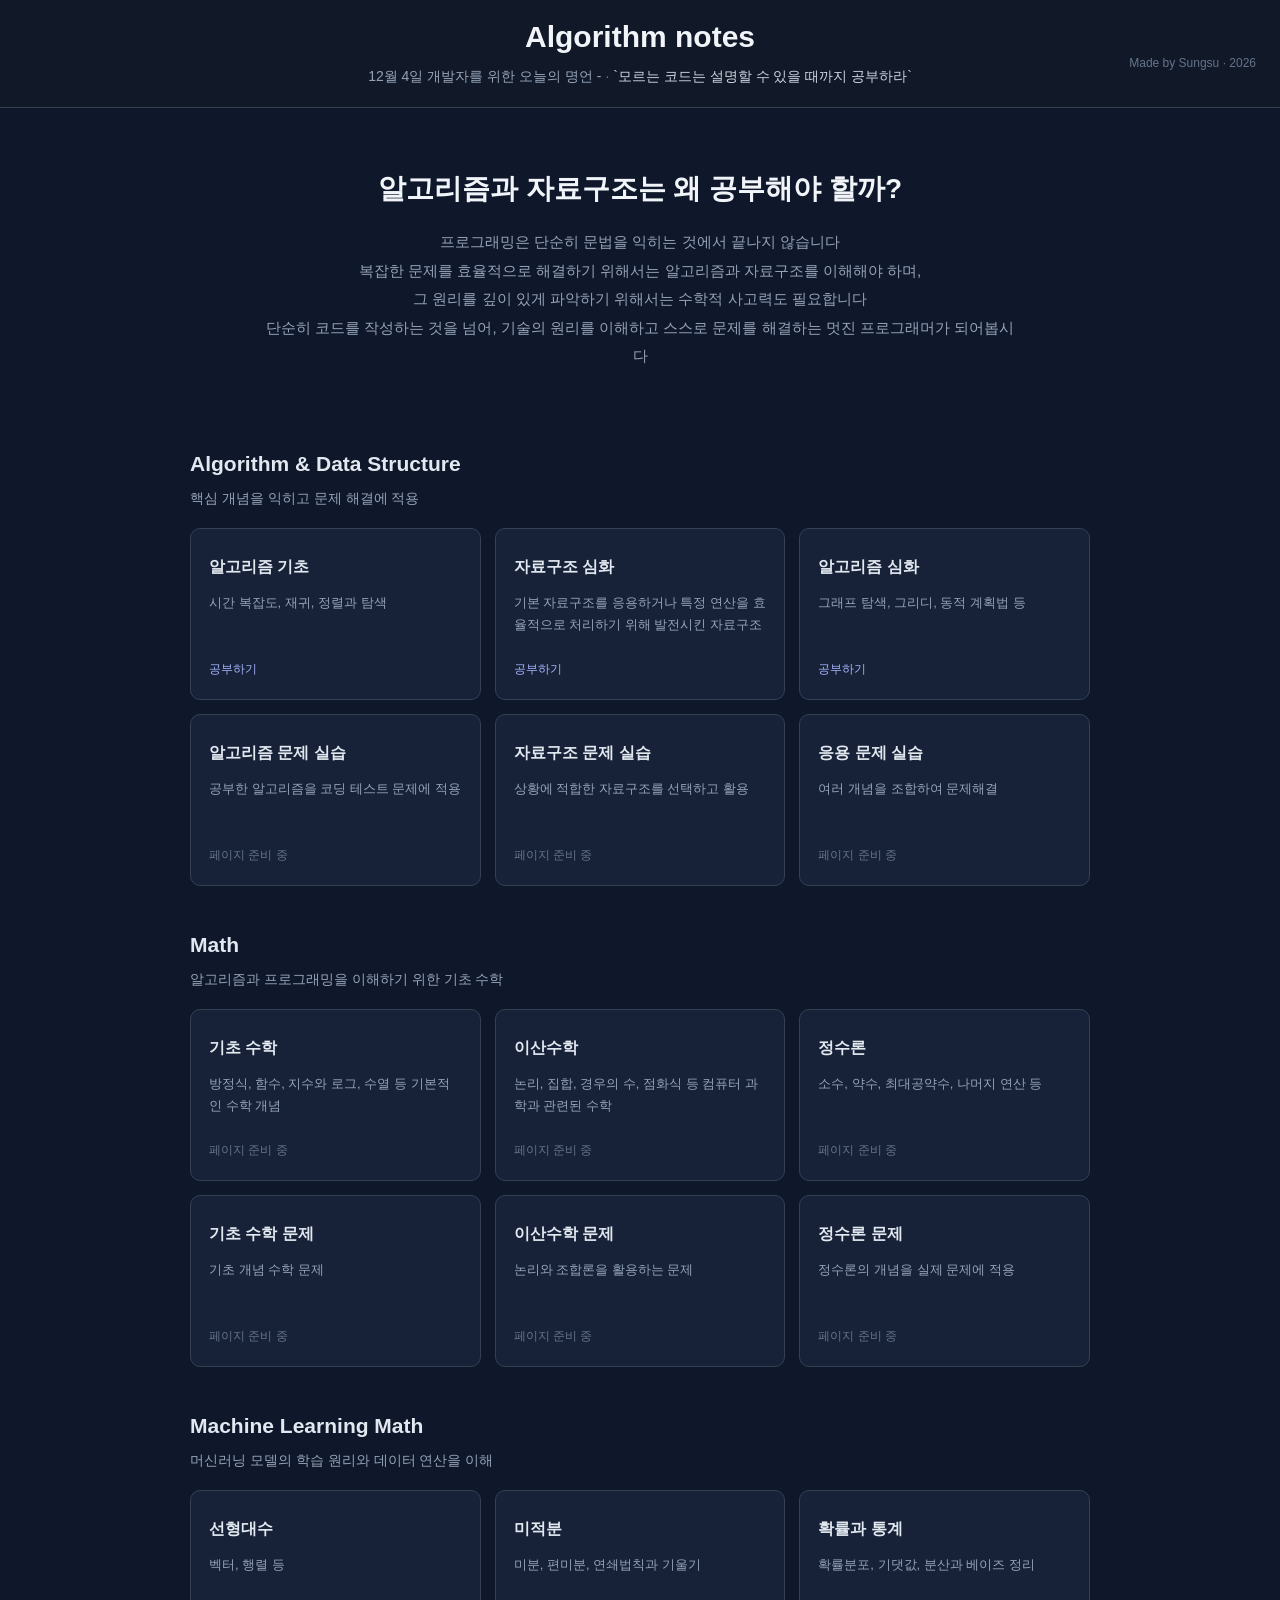
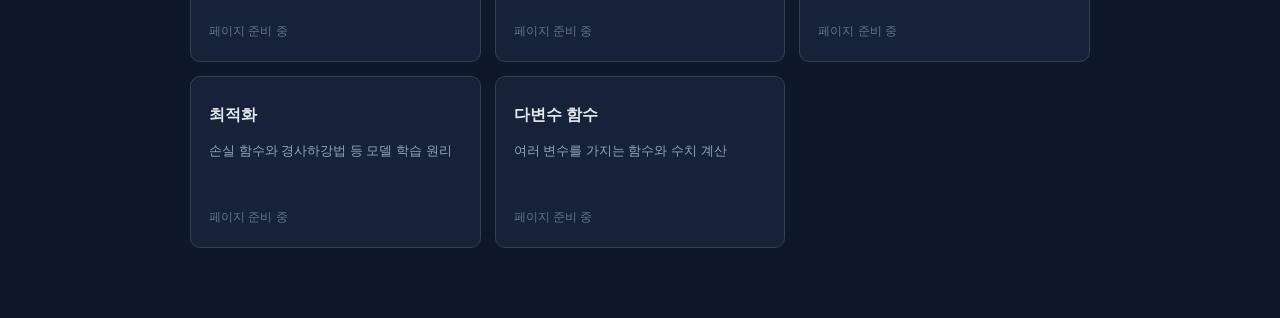
<file: index.html>
<!DOCTYPE html>
<html lang="ko">
<head>
    <meta charset="UTF-8">
    <meta name="viewport" content="width=device-width, initial-scale=1.0">
    <title>Algorithm notes</title>
    <link href="stylesheet/common.css" rel="stylesheet">
    <link href="stylesheet/home.css" rel="stylesheet">
    <link href="stylesheet/responsive.css" rel="stylesheet">
</head>

<body class="home-page">

    <header class="header">
        <div>
            <h1><a href="index.html">Algorithm notes</a></h1>
            <p id="today-title"></p>
            <p id="quote"></p>
        </div>

        <span class="site-credit">Made by Sungsu · 2026</span>
    </header>

    <main class="main-content">

        <section class="home-intro">
            <h2 class="main-title">
                알고리즘과 자료구조는 왜 공부해야 할까?
            </h2>

            <p class="main-description">
                프로그래밍은 단순히 문법을 익히는 것에서 끝나지 않습니다<br>
                복잡한 문제를 효율적으로 해결하기 위해서는 알고리즘과 자료구조를 이해해야 하며,<br>
                그 원리를 깊이 있게 파악하기 위해서는 수학적 사고력도 필요합니다
                <br>
                단순히 코드를 작성하는 것을 넘어, 기술의 원리를 이해하고 스스로 문제를 해결하는 멋진 프로그래머가 되어봅시다
            </p>
        </section>

        <!-- 알고리즘 & 자료구조 -->
        <section class="home-section">
            <div class="section-heading">
                <h2>Algorithm & Data Structure</h2>
                <p>핵심 개념을 익히고 문제 해결에 적용</p>
            </div>

            <div class="button-container">

                <a href="algorithm_basic/main.html" class="button">
                    <strong>알고리즘 기초</strong>
                    <span class="card-description">
                        시간 복잡도, 재귀, 정렬과 탐색
                    </span>
                    <span class="card-action">공부하기</span>
                </a>

                <a href="data_structure/main.html" class="button">
                    <strong>자료구조 심화</strong>
                    <span class="card-description">
                        기본 자료구조를 응용하거나 특정 연산을 효율적으로 처리하기 위해 발전시킨 자료구조
                    </span>
                    <span class="card-action">공부하기</span>
                </a>

                <a href="advanced_algorithm/main.html" class="button">
                    <strong>알고리즘 심화</strong>
                    <span class="card-description">
                        그래프 탐색, 그리디, 동적 계획법 등
                    </span>
                    <span class="card-action">공부하기</span>
                </a>

                <article class="button card-disabled">
                    <strong>알고리즘 문제 실습</strong>
                    <span class="card-description">
                        공부한 알고리즘을 코딩 테스트 문제에 적용
                    </span>
                    <span class="card-status">페이지 준비 중</span>
                </article>

                <article class="button card-disabled">
                    <strong>자료구조 문제 실습</strong>
                    <span class="card-description">
                        상황에 적합한 자료구조를 선택하고 활용
                    </span>
                    <span class="card-status">페이지 준비 중</span>
                </article>

                <article class="button card-disabled">
                    <strong>응용 문제 실습</strong>
                    <span class="card-description">
                        여러 개념을 조합하여 문제해결
                    </span>
                    <span class="card-status">페이지 준비 중</span>
                </article>

            </div>
        </section>

        <!-- 기초 수학 -->
        <section class="home-section">
            <div class="section-heading">
                <h2>Math</h2>
                <p>알고리즘과 프로그래밍을 이해하기 위한 기초 수학</p>
            </div>

            <div class="button-container">

                <article class="button card-disabled">
                    <strong>기초 수학</strong>
                    <span class="card-description">
                        방정식, 함수, 지수와 로그, 수열 등
                        기본적인 수학 개념
                    </span>
                    <span class="card-status">페이지 준비 중</span>
                </article>

                <article class="button card-disabled">
                    <strong>이산수학</strong>
                    <span class="card-description">
                        논리, 집합, 경우의 수, 점화식 등
                        컴퓨터 과학과 관련된 수학
                    </span>
                    <span class="card-status">페이지 준비 중</span>
                </article>

                <article class="button card-disabled">
                    <strong>정수론</strong>
                    <span class="card-description">
                        소수, 약수, 최대공약수, 나머지 연산 등
                    </span>
                    <span class="card-status">페이지 준비 중</span>
                </article>

                <article class="button card-disabled">
                    <strong>기초 수학 문제</strong>
                    <span class="card-description">
                        기초 개념 수학 문제
                    </span>
                    <span class="card-status">페이지 준비 중</span>
                </article>

                <article class="button card-disabled">
                    <strong>이산수학 문제</strong>
                    <span class="card-description">
                        논리와 조합론을 활용하는 문제
                    </span>
                    <span class="card-status">페이지 준비 중</span>
                </article>

                <article class="button card-disabled">
                    <strong>정수론 문제</strong>
                    <span class="card-description">
                        정수론의 개념을 실제 문제에 적용
                    </span>
                    <span class="card-status">페이지 준비 중</span>
                </article>

            </div>
        </section>

        <!-- 머신러닝 수학 -->
        <section class="home-section">
            <div class="section-heading">
                <h2>Machine Learning Math</h2>
                <p>머신러닝 모델의 학습 원리와 데이터 연산을 이해</p>
            </div>

            <div class="button-container">

                <article class="button card-disabled">
                    <strong>선형대수</strong>
                    <span class="card-description">
                        벡터, 행렬 등
                    </span>
                    <span class="card-status">페이지 준비 중</span>
                </article>

                <article class="button card-disabled">
                    <strong>미적분</strong>
                    <span class="card-description">
                        미분, 편미분, 연쇄법칙과 기울기
                    </span>
                    <span class="card-status">페이지 준비 중</span>
                </article>

                <article class="button card-disabled">
                    <strong>확률과 통계</strong>
                    <span class="card-description">
                        확률분포, 기댓값, 분산과 베이즈 정리
                    </span>
                    <span class="card-status">페이지 준비 중</span>
                </article>

                <article class="button card-disabled">
                    <strong>최적화</strong>
                    <span class="card-description">
                        손실 함수와 경사하강법 등 모델 학습 원리
                    </span>
                    <span class="card-status">페이지 준비 중</span>
                </article>

                <article class="button card-disabled">
                    <strong>다변수 함수</strong>
                    <span class="card-description">
                        여러 변수를 가지는 함수와 수치 계산
                    </span>
                    <span class="card-status">페이지 준비 중</span>
                </article>

            </div>
        </section>

    </main>

    <script src="script.js"></script>

</body>
</html>
</file>
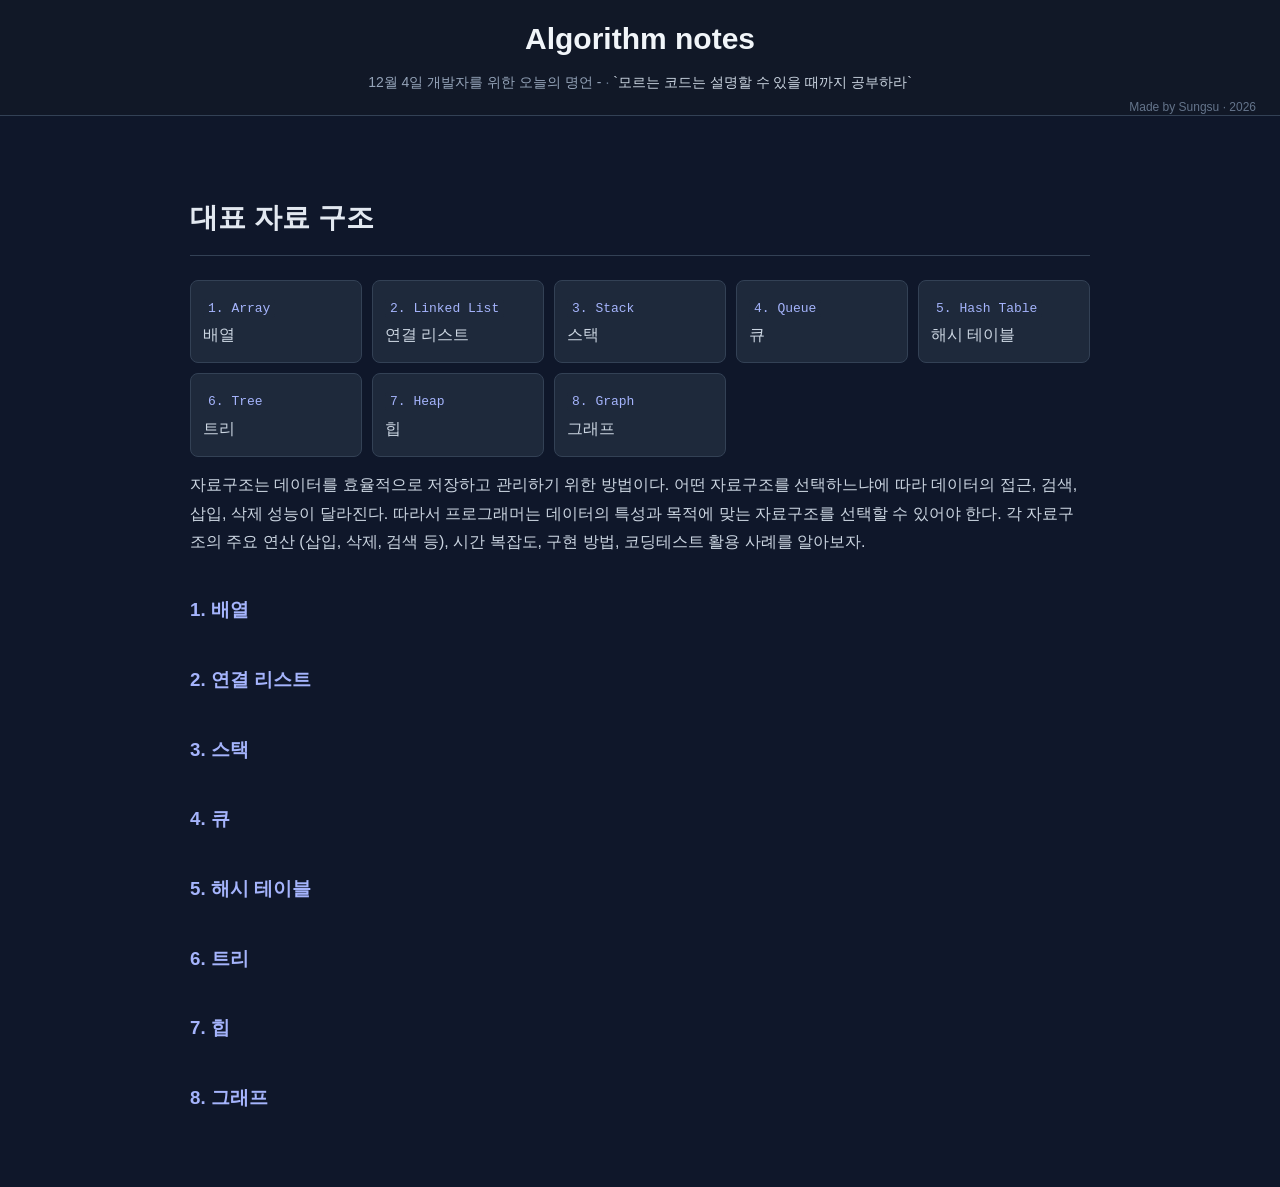
<file: algorithm_basic/data_structure_basic.html>
<!DOCTYPE html>
<html lang="ko">
<head>
    <meta charset="UTF-8">
    <meta name="viewport" content="width=device-width, initial-scale=1.0">
    <title>Data structure basic</title>
    <link href="../stylesheet/common.css" rel="stylesheet">
    <link href="../stylesheet/responsive.css" rel="stylesheet">
    <link href="../stylesheet/alorithm.css" rel="stylesheet">
</head>
<body>
    <header class="header">
        <div>
            <h1><a href="../index.html">Algorithm notes</a></h1>
            <p id="today-title"></p>
            <p id="quote"></p>
        </div>
        <script src="../script.js"></script>

        <span class="site-credit">Made by Sungsu · 2026</span>
    </header>

    <section class="note-content">
        <h2>대표 자료 구조</h2>

        <div class="complexity-list">
            <p><code>1. Array</code><br>배열</p>
            <p><code>2. Linked List</code><br>연결 리스트</p>
            <p><code>3. Stack</code><br>스택</p>
            <p><code>4. Queue</code><br>큐</p>
            <p><code>5. Hash Table</code><br>해시 테이블</p>
            <p><code>6. Tree</code><br>트리</p>
            <p><code>7. Heap</code><br>힙</p>
            <p><code>8. Graph</code><br>그래프</p>
        </div>
        <p>
            자료구조는 데이터를 효율적으로 저장하고 관리하기 위한 방법이다.
            어떤 자료구조를 선택하느냐에 따라 데이터의 접근, 검색, 삽입, 삭제 성능이 달라진다.
            따라서 프로그래머는 데이터의 특성과 목적에 맞는 자료구조를 선택할 수 있어야 한다.
            각 자료구조의 주요 연산 (삽입, 삭제, 검색 등), 시간 복잡도, 구현 방법, 코딩테스트 활용 사례를 알아보자.
        </p>

        <h3>1. 배열</h3>

        <h3>2. 연결 리스트</h3>

        <h3>3. 스택</h3>

        <h3>4. 큐</h3>

        <h3>5. 해시 테이블</h3>

        <h3>6. 트리</h3>

        <h3>7. 힙</h3>

        <h3>8. 그래프</h3>

    </section>
</body>
</html>
</file>
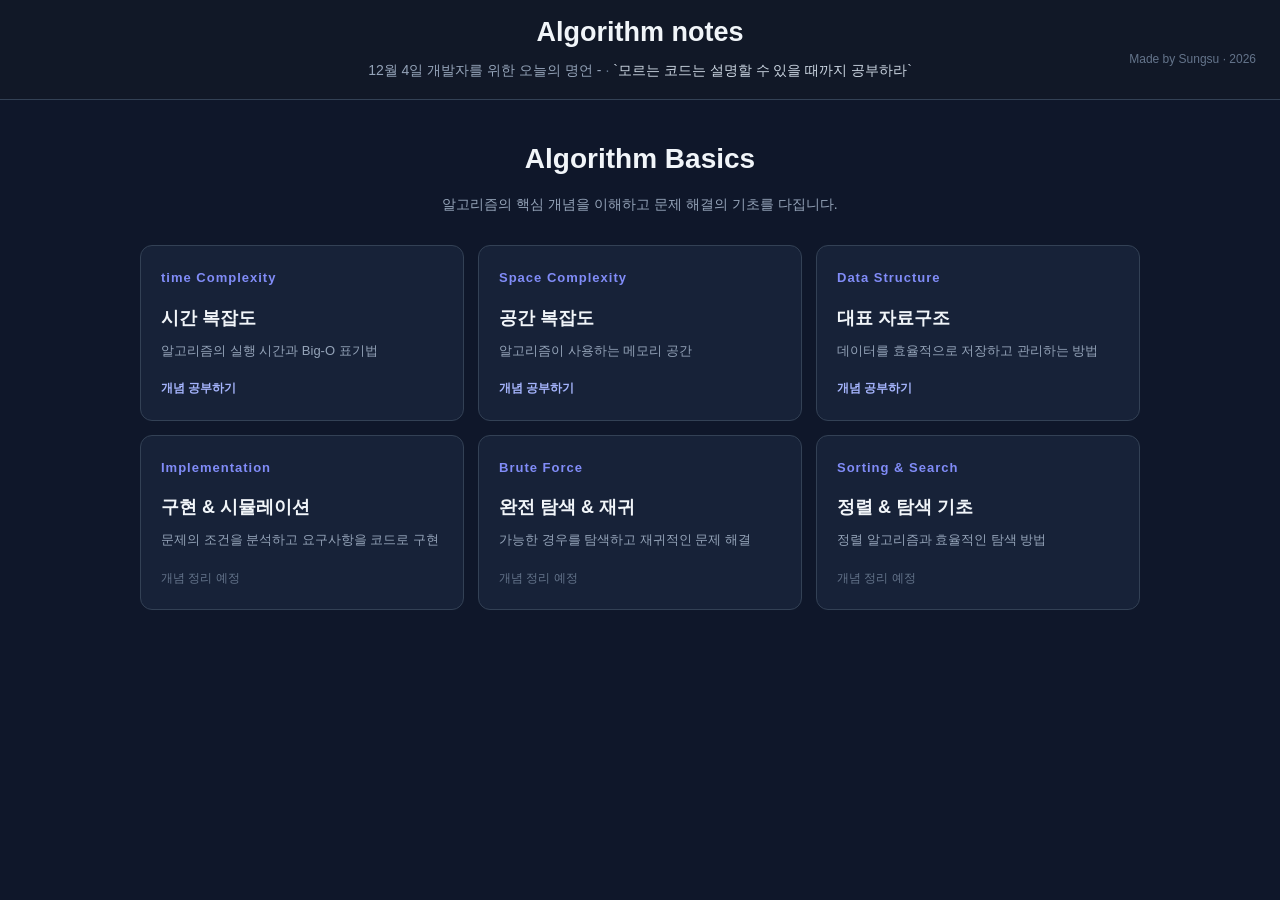
<file: algorithm_basic/main.html>
<!DOCTYPE html>
<html lang="ko">
<head>
    <meta charset="UTF-8">
    <meta name="viewport" content="width=device-width, initial-scale=1.0">
    <title>Algorithm Basic</title>
    <link href="../stylesheet/common.css" rel="stylesheet">
    <link href="../stylesheet/responsive.css" rel="stylesheet">
    <link href="../stylesheet/alorithm.css" rel="stylesheet">
</head>

<body class="algorithm-basic-page">

    <header class="header">
        <div>
            <h1><a href="../index.html">Algorithm notes</a></h1>
            <p id="today-title"></p>
            <p id="quote"></p>
        </div>

        <span class="site-credit">Made by Sungsu · 2026</span>
    </header>

    <main class="basic-main">

        <section class="basic-intro">
            <h2>Algorithm Basics</h2>
            <p class="basic-description">
                알고리즘의 핵심 개념을 이해하고 문제 해결의 기초를 다집니다.
            </p>
        </section>

        <section class="topic-grid">

            <a href="time_complexity.html" class="topic-card">
                <span class="topic-number">time Complexity</span>
                <h3>시간 복잡도</h3>
                <p>알고리즘의 실행 시간과 Big-O 표기법</p>
                <span class="topic-action">개념 공부하기</span>
            </a>

            <a href="./space_complexity.html" class="topic-card">
                <span class="topic-number">Space Complexity</span>
                <h3>공간 복잡도</h3>
                <p>알고리즘이 사용하는 메모리 공간</p>
                <span class="topic-action">개념 공부하기</span>
            </a>

            <a href="./data_structure_basic.html" class="topic-card">
                <span class="topic-number">Data Structure</span>
                <h3>대표 자료구조</h3>
                <p>데이터를 효율적으로 저장하고 관리하는 방법</p>
                <span class="topic-action">개념 공부하기</span>
            </a>

            <article class="topic-card">
                <span class="topic-number">Implementation</span>
                <h3>구현 & 시뮬레이션</h3>
                <p>문제의 조건을 분석하고 요구사항을 코드로 구현</p>
                <span class="topic-status">개념 정리 예정</span>
            </article>

            <article class="topic-card">
                <span class="topic-number">Brute Force</span>
                <h3>완전 탐색 & 재귀</h3>
                <p>가능한 경우를 탐색하고 재귀적인 문제 해결</p>
                <span class="topic-status">개념 정리 예정</span>
            </article>

            <article class="topic-card">
                <span class="topic-number">Sorting & Search</span>
                <h3>정렬 & 탐색 기초</h3>
                <p>정렬 알고리즘과 효율적인 탐색 방법</p>
                <span class="topic-status">개념 정리 예정</span>
            </article>

        </section>

        <!-- <footer class="basic-footer">
            Learn the concept. Understand the logic. Solve the problem.
        </footer> -->

    </main>

    <script src="../script.js"></script>

</body>
</html>
</file>
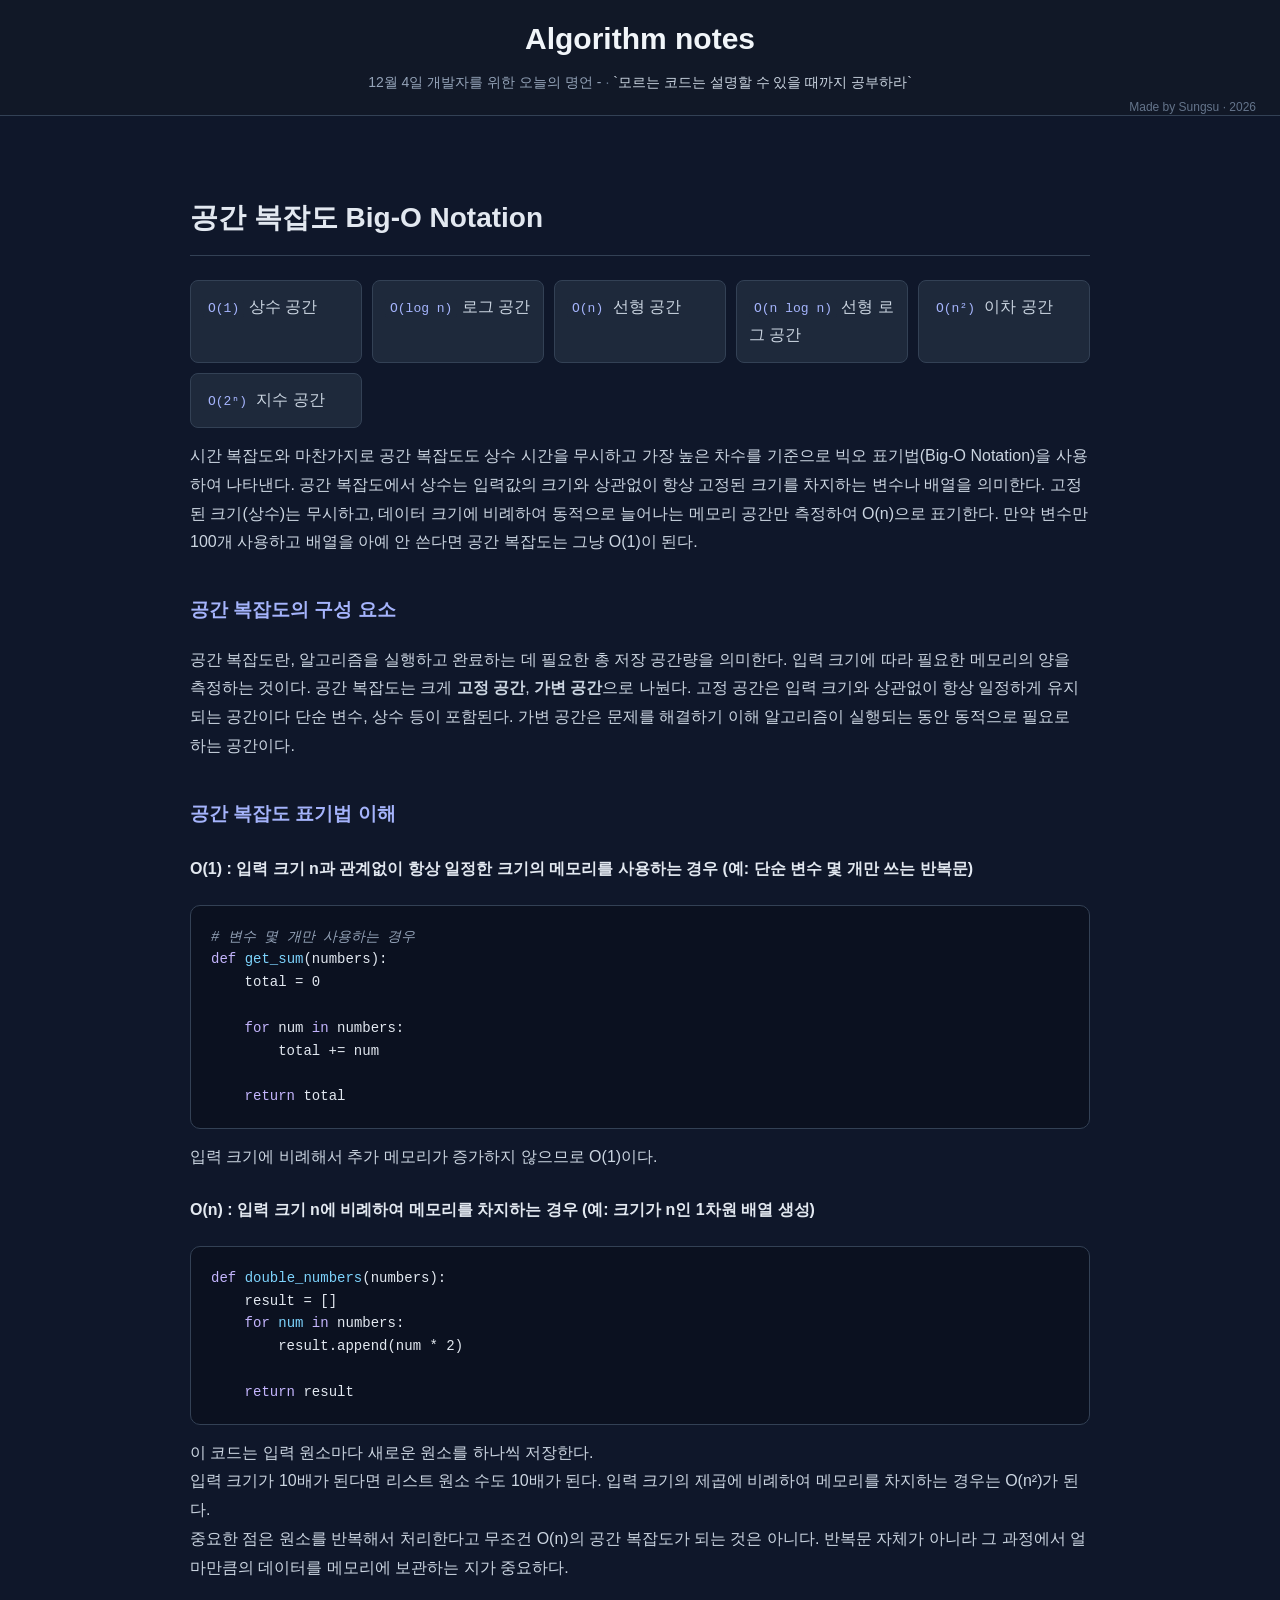
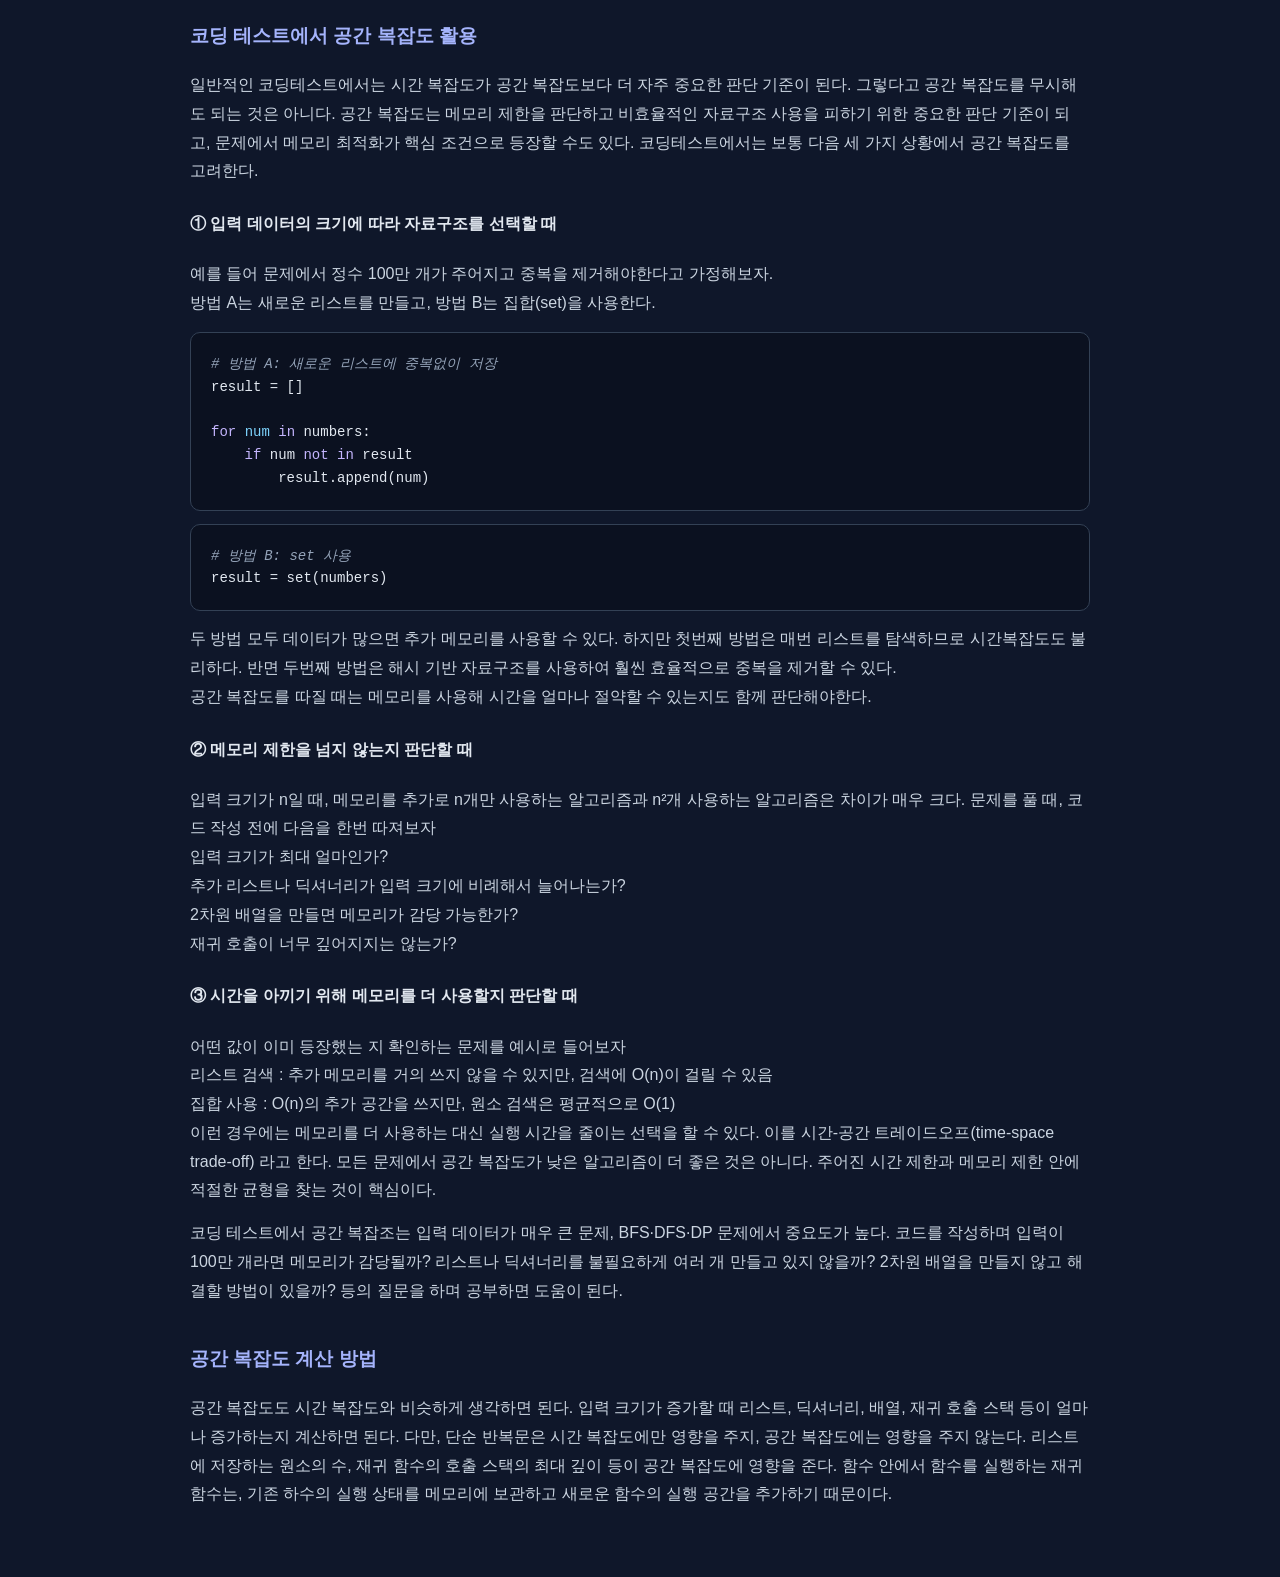
<file: algorithm_basic/space_complexity.html>
<!DOCTYPE html>
<html lang="ko">
<head>
    <meta charset="UTF-8">
    <meta name="viewport" content="width=device-width, initial-scale=1.0">
    <title>Space Complexity</title>
    <link href="../stylesheet/common.css" rel="stylesheet">
    <link href="../stylesheet/responsive.css" rel="stylesheet">
    <link href="../stylesheet/alorithm.css" rel="stylesheet">
</head>
<body>
    <header class="header">
        <div>
            <h1><a href="../index.html">Algorithm notes</a></h1>
            <p id="today-title"></p>
            <p id="quote"></p>
        </div>
        <script src="../script.js"></script>

        <span class="site-credit">Made by Sungsu · 2026</span>
    </header>

    <section class="note-content">
        <h2>공간 복잡도 Big-O Notation</h2>

        <div class="complexity-list">
            <p><code>O(1)</code> 상수 공간</p>
            <p><code>O(log n)</code> 로그 공간</p>
            <p><code>O(n)</code> 선형 공간</p>
            <p><code>O(n log n)</code> 선형 로그 공간</p>
            <p><code>O(n²)</code> 이차 공간</p>
            <p><code>O(2ⁿ)</code> 지수 공간</p>
        </div>

        <p>시간 복잡도와 마찬가지로 공간 복잡도도 상수 시간을 무시하고 가장 높은 차수를
            기준으로 빅오 표기법(Big-O Notation)을 사용하여 나타낸다.
            공간 복잡도에서 상수는 입력값의 크기와 상관없이 항상 고정된 크기를 차지하는 
            변수나 배열을 의미한다. 고정된 크기(상수)는 무시하고, 데이터 크기에 비례하여
            동적으로 늘어나는 메모리 공간만 측정하여 O(n)으로 표기한다.
            만약 변수만 100개 사용하고 배열을 아예 안 쓴다면 공간 복잡도는 그냥 O(1)이 된다.

        </p>

        <h3>공간 복잡도의 구성 요소</h3>

        <P>
            공간 복잡도란, 알고리즘을 실행하고 완료하는 데 필요한 총 저장 공간량을 의미한다.
            입력 크기에 따라 필요한 메모리의 양을 측정하는 것이다.
            공간 복잡도는 크게 <strong>고정 공간</strong>, <strong>가변 공간</strong>으로 나눤다.
            고정 공간은 입력 크기와 상관없이 항상 일정하게 유지되는 공간이다 단순 변수, 상수 등이 포함된다.
            가변 공간은 문제를 해결하기 이해 알고리즘이 실행되는 동안 동적으로 필요로 하는 공간이다. 
        </P>

        <h3>공간 복잡도 표기법 이해</h3>

        
        <h4>O(1) : 입력 크기 n과 관계없이 항상 일정한 크기의 메모리를 사용하는 경우 (예: 단순 변수 몇 개만 쓰는 반복문)</h4>

        <pre class="code-block"><code><span class="comment"># 변수 몇 개만 사용하는 경우</span>
<span class="kw">def</span> <span class="fn">get_sum</span>(numbers):
    total = 0

    <span class="kw">for</span> num <span class="kw">in</span> numbers:
        total += num

    <span class="kw">return</span> total</code></pre>
        <p>입력 크기에 비례해서 추가 메모리가 증가하지 않으므로 O(1)이다.</p>

        <h4>O(n) : 입력 크기 n에 비례하여 메모리를 차지하는 경우 (예: 크기가 n인 1차원 배열 생성)</h4>

        <pre class="code-block"><code><span class="kw">def</span> <span class="fn">double_numbers</span><span>(numbers):
    <span>result</span> <span>= []</span>
    <span class="kw">for</span> <span class="fn">num</span> <span class="kw">in</span> <span>numbers:</span>
        <span>result.append(num * 2)</span>

    <span class="kw">return</span> <span>result</span></code></pre>
            <p>이 코드는 입력 원소마다 새로운 원소를 하나씩 저장한다.
                <br>입력 크기가 10배가 된다면 리스트 원소 수도 10배가 된다. 
                입력 크기의 제곱에 비례하여 메모리를 차지하는 경우는 O(n²)가 된다.
                <br>중요한 점은 원소를 반복해서 처리한다고 무조건 O(n)의 공간 복잡도가 되는 것은 아니다. 반복문 자체가 아니라
                그 과정에서 얼마만큼의 데이터를 메모리에 보관하는 지가 중요하다.
            </p>

        <h3>코딩 테스트에서 공간 복잡도 활용</h3>
        <p>
            일반적인 코딩테스트에서는 시간 복잡도가 공간 복잡도보다 더 자주 중요한 판단 기준이 된다. 
            그렇다고 공간 복잡도를 무시해도 되는 것은 아니다.
            공간 복잡도는 메모리 제한을 판단하고 비효율적인 자료구조 사용을 피하기 위한 중요한 판단 기준이 되고,
            문제에서 메모리 최적화가 핵심 조건으로 등장할 수도 있다.
            코딩테스트에서는 보통 다음 세 가지 상황에서 공간 복잡도를 고려한다. <br>
        </p>

        <h4>① 입력 데이터의 크기에 따라 자료구조를 선택할 때</h4>
        <p>
            예를 들어 문제에서 정수 100만 개가 주어지고 중복을 제거해야한다고 가정해보자. <br>
            방법 A는 새로운 리스트를 만들고, 방법 B는 집합(set)을 사용한다.
        </p>

        <pre class="code-block"><code><span class="comment"># 방법 A: 새로운 리스트에 중복없이 저장</span>
<span>result = []</span>
    
<span class="kw">for</span> <span class="fn">num</span> <span class="kw">in</span> <span>numbers:</span>
    <span class="kw">if</span> <span>num</span> <span class="kw">not in</span> <span>result</span>
        <span>result.append(num)</span></code></pre>

        <pre class="code-block"><code><span class="comment"># 방법 B: set 사용</span>
<span>result = set(numbers)</span></code></pre>

        <p>
            두 방법 모두 데이터가 많으면 추가 메모리를 사용할 수 있다. 하지만 첫번째 방법은 매번 리스트를 탐색하므로 시간복잡도도 불리하다. 
            반면 두번째 방법은 해시 기반 자료구조를 사용하여 훨씬 효율적으로 중복을 제거할 수 있다.
            <br>
            공간 복잡도를 따질 때는 메모리를 사용해 시간을 얼마나 절약할 수 있는지도 함께 판단해야한다.
        </p>


        <h4>② 메모리 제한을 넘지 않는지 판단할 때</h4>

        <p>
            입력 크기가 n일 때, 메모리를 추가로 n개만 사용하는 알고리즘과 n²개 사용하는 알고리즘은 차이가 매우 크다. 
            문제를 풀 때, 코드 작성 전에 다음을 한번 따져보자 <br>
            입력 크기가 최대 얼마인가? <br>
            추가 리스트나 딕셔너리가 입력 크기에 비례해서 늘어나는가? <br>
            2차원 배열을 만들면 메모리가 감당 가능한가? <br>
            재귀 호출이 너무 깊어지지는 않는가?
        </p>


        <h4>③ 시간을 아끼기 위해 메모리를 더 사용할지 판단할 때</h4>

        <p>
            어떤 값이 이미 등장했는 지 확인하는 문제를 예시로 들어보자
            <br>리스트 검색 : 추가 메모리를 거의 쓰지 않을 수 있지만, 검색에 O(n)이 걸릴 수 있음
            <br>집합 사용 : O(n)의 추가 공간을 쓰지만, 원소 검색은 평균적으로 O(1)
            <br>이런 경우에는 메모리를 더 사용하는 대신 실행 시간을 줄이는 선택을 할 수 있다. 이를 시간-공간 트레이드오프(time-space trade-off) 라고 한다. 
            모든 문제에서 공간 복잡도가 낮은 알고리즘이 더 좋은 것은 아니다. 주어진 시간 제한과 메모리 제한 안에 적절한 균형을 찾는 것이 핵심이다.
        </p>

        <p>
            코딩 테스트에서 공간 복잡조는 입력 데이터가 매우 큰 문제, BFS·DFS·DP 문제에서 중요도가 높다. 
            코드를 작성하며 입력이 100만 개라면 메모리가 감당될까? 리스트나 딕셔너리를 불필요하게 여러 개 만들고 있지 않을까?
            2차원 배열을 만들지 않고 해결할 방법이 있을까? 등의 질문을 하며 공부하면 도움이 된다.
        </p>

        <h3>공간 복잡도 계산 방법</h3>

        <p>
            공간 복잡도도 시간 복잡도와 비슷하게 생각하면 된다. 
            입력 크기가 증가할 때 리스트, 딕셔너리, 배열, 재귀 호출 스택 등이 얼마나 증가하는지 계산하면 된다. 
            다만, 단순 반복문은 시간 복잡도에만 영향을 주지, 공간 복잡도에는 영향을 주지 않는다. 
            리스트에 저장하는 원소의 수, 재귀 함수의 호출 스택의 최대 깊이 등이 공간 복잡도에 영향을 준다.
            함수 안에서 함수를 실행하는 재귀함수는, 기존 하수의 실행 상태를 메모리에 보관하고
            새로운 함수의 실행 공간을 추가하기 때문이다.
        </p>
    </section>
</body>
</html>
</file>
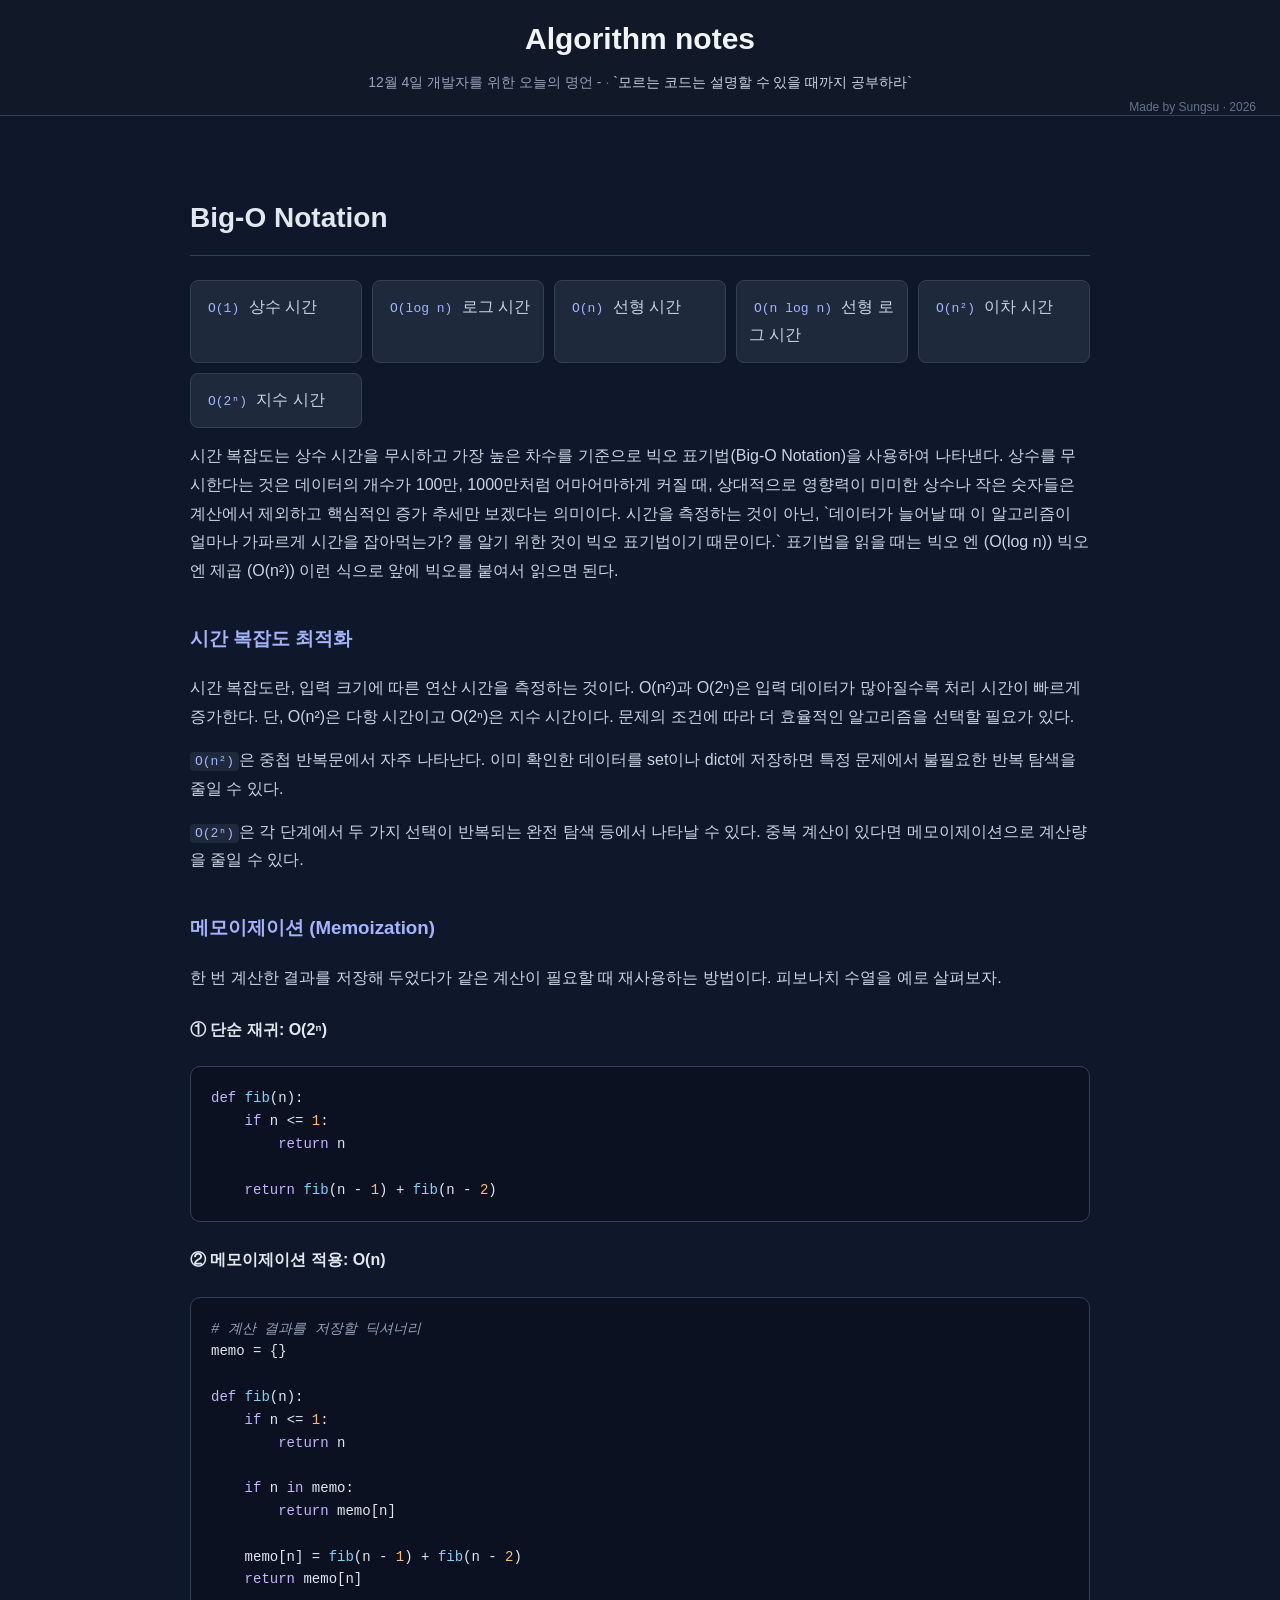
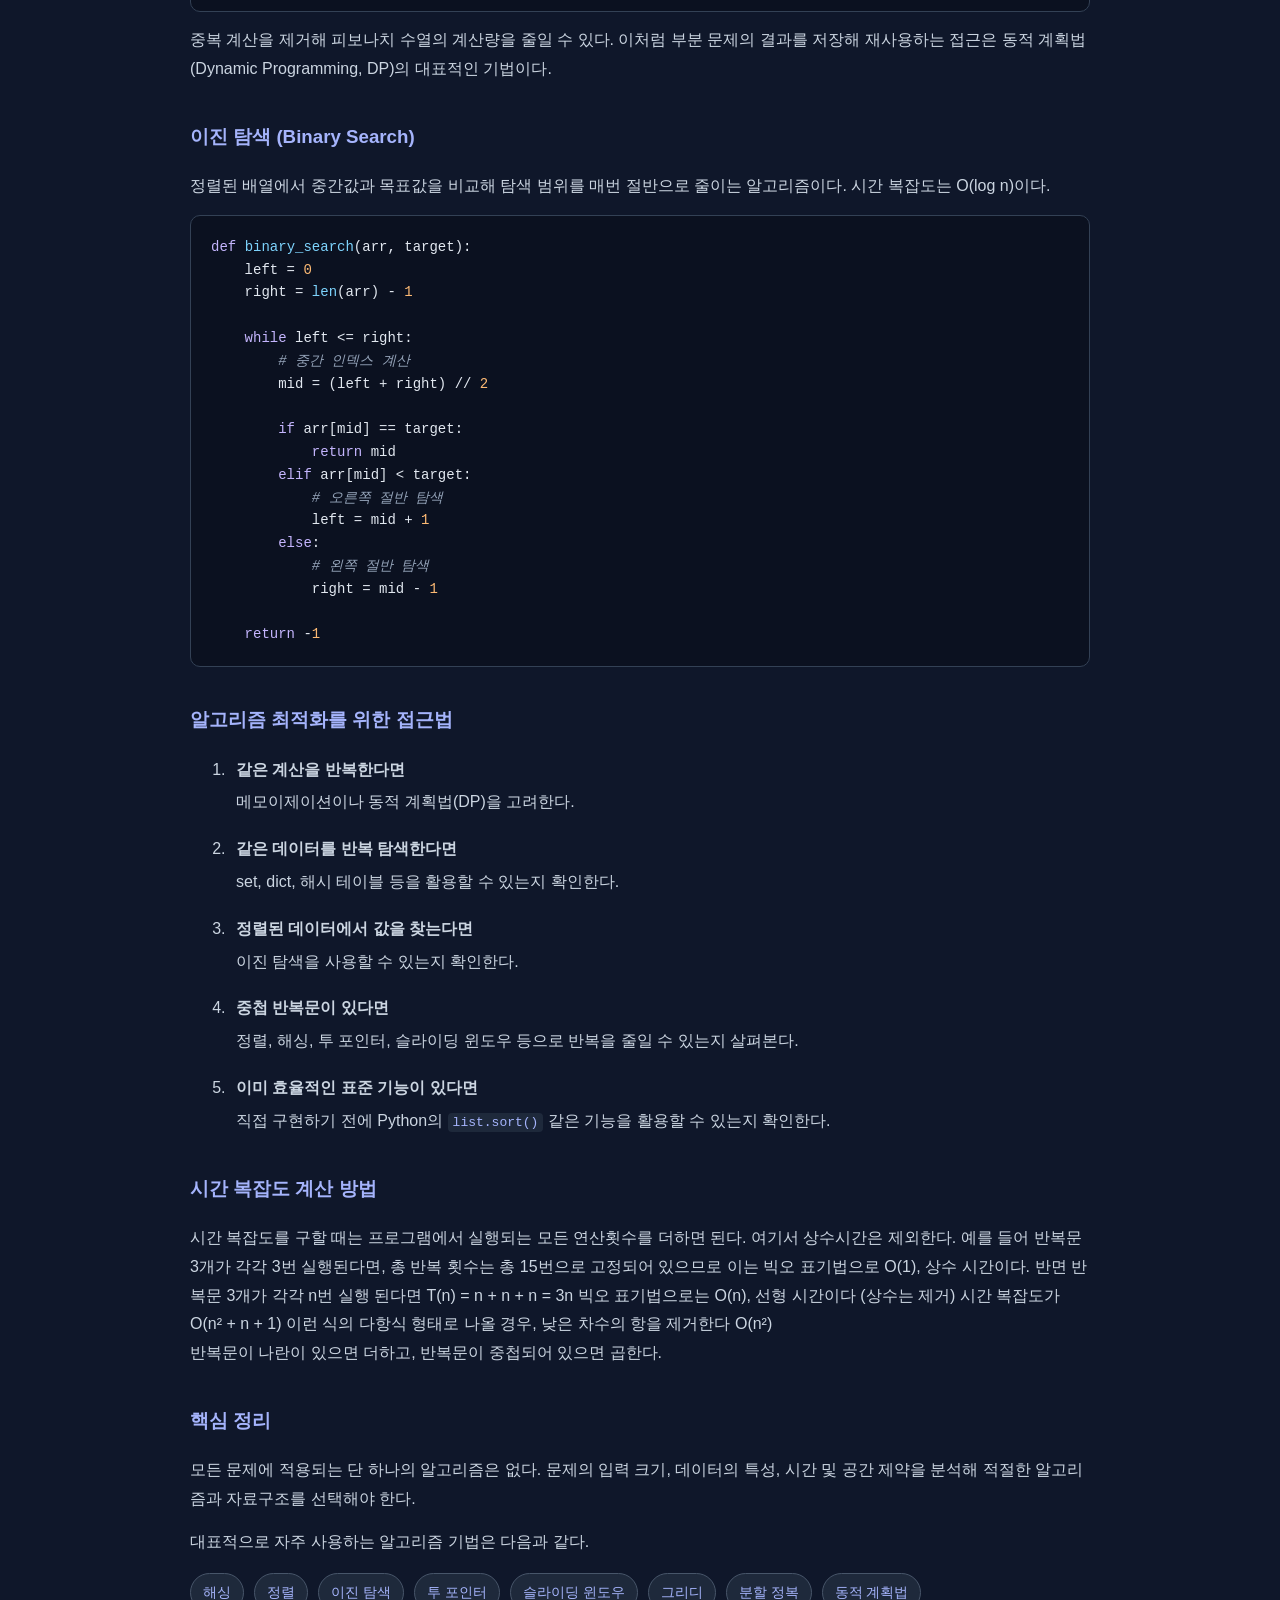
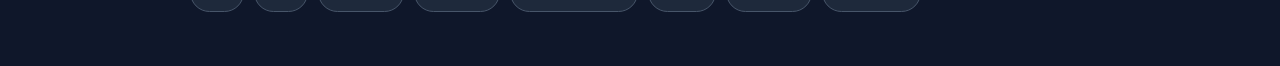
<file: algorithm_basic/time_complexity.html>
<!DOCTYPE html>
<html lang="ko">
<head>
    <meta charset="UTF-8">
    <meta name="viewport" content="width=device-width, initial-scale=1.0">
    <title>Time Complexity</title>
    <link href="../stylesheet/common.css" rel="stylesheet">
    <link href="../stylesheet/responsive.css" rel="stylesheet">
    <link href="../stylesheet/alorithm.css" rel="stylesheet">
</head>
<body>
    <header class="header">
        <div>
            <h1><a href="../index.html">Algorithm notes</a></h1>
            <p id="today-title"></p>
            <p id="quote"></p>
        </div>
        <script src="../script.js"></script>

        <span class="site-credit">Made by Sungsu · 2026</span>
    </header>

    <section class="note-content">
    <h2>Big-O Notation</h2>

    <div class="complexity-list">
        <p><code>O(1)</code> 상수 시간</p>
        <p><code>O(log n)</code> 로그 시간</p>
        <p><code>O(n)</code> 선형 시간</p>
        <p><code>O(n log n)</code> 선형 로그 시간</p>
        <p><code>O(n²)</code> 이차 시간</p>
        <p><code>O(2ⁿ)</code> 지수 시간</p>
    </div>

    <p>시간 복잡도는 상수 시간을 무시하고 가장 높은 차수를
        기준으로 빅오 표기법(Big-O Notation)을 사용하여 나타낸다.
        상수를 무시한다는 것은 데이터의 개수가 100만, 1000만처럼 어마어마하게 커질 때,
        상대적으로 영향력이 미미한 상수나 작은 숫자들은 계산에서 제외하고 핵심적인 증가 추세만
        보겠다는 의미이다. 시간을 측정하는 것이 아닌, `데이터가 늘어날 때 이 알고리즘이 얼마나 가파르게 시간을 잡아먹는가? 를 알기 위한 것이 빅오 표기법이기 때문이다.`
        표기법을 읽을 때는 빅오 엔 (O(log n)) 빅오 엔 제곱 (O(n²))
        이런 식으로 앞에 빅오를 붙여서 읽으면 된다.
    </p>
    <h3>시간 복잡도 최적화</h3>

    <p>
        시간 복잡도란, 입력 크기에 따른 연산 시간을 측정하는 것이다.
        O(n²)과 O(2ⁿ)은 입력 데이터가 많아질수록 처리 시간이
        빠르게 증가한다. 단, O(n²)은 다항 시간이고 O(2ⁿ)은 지수 시간이다.
        문제의 조건에 따라 더 효율적인 알고리즘을 선택할 필요가 있다.
    </p>

    <p>
        <code>O(n²)</code>은 중첩 반복문에서 자주 나타난다.
        이미 확인한 데이터를 set이나 dict에 저장하면
        특정 문제에서 불필요한 반복 탐색을 줄일 수 있다.
    </p>

    <p>
        <code>O(2ⁿ)</code>은 각 단계에서 두 가지 선택이 반복되는
        완전 탐색 등에서 나타날 수 있다. 중복 계산이 있다면
        메모이제이션으로 계산량을 줄일 수 있다.
    </p>

    <h3>메모이제이션 (Memoization)</h3>

    <p>
        한 번 계산한 결과를 저장해 두었다가 같은 계산이 필요할 때
        재사용하는 방법이다. 피보나치 수열을 예로 살펴보자.
    </p>

    <h4>① 단순 재귀: O(2ⁿ)</h4>

    <pre class="code-block"><code><span class="kw">def</span> <span class="fn">fib</span>(n):
    <span class="kw">if</span> n &lt;= <span class="num">1</span>:
        <span class="kw">return</span> n

    <span class="kw">return</span> <span class="fn">fib</span>(n - <span class="num">1</span>) + <span class="fn">fib</span>(n - <span class="num">2</span>)</code></pre>

    <h4>② 메모이제이션 적용: O(n)</h4>

    <pre class="code-block"><code><span class="comment"># 계산 결과를 저장할 딕셔너리</span>
memo = {}

<span class="kw">def</span> <span class="fn">fib</span>(n):
    <span class="kw">if</span> n &lt;= <span class="num">1</span>:
        <span class="kw">return</span> n

    <span class="kw">if</span> n <span class="kw">in</span> memo:
        <span class="kw">return</span> memo[n]

    memo[n] = <span class="fn">fib</span>(n - <span class="num">1</span>) + <span class="fn">fib</span>(n - <span class="num">2</span>)
    <span class="kw">return</span> memo[n]</code></pre>

    <p>
        중복 계산을 제거해 피보나치 수열의 계산량을 줄일 수 있다.
        이처럼 부분 문제의 결과를 저장해 재사용하는 접근은
        동적 계획법(Dynamic Programming, DP)의 대표적인 기법이다.
    </p>

    <h3>이진 탐색 (Binary Search)</h3>

    <p>
        정렬된 배열에서 중간값과 목표값을 비교해 탐색 범위를
        매번 절반으로 줄이는 알고리즘이다. 시간 복잡도는 O(log n)이다.
    </p>

    <pre class="code-block"><code><span class="kw">def</span> <span class="fn">binary_search</span>(arr, target):
    left = <span class="num">0</span>
    right = <span class="fn">len</span>(arr) - <span class="num">1</span>

    <span class="kw">while</span> left &lt;= right:
        <span class="comment"># 중간 인덱스 계산</span>
        mid = (left + right) // <span class="num">2</span>

        <span class="kw">if</span> arr[mid] == target:
            <span class="kw">return</span> mid
        <span class="kw">elif</span> arr[mid] &lt; target:
            <span class="comment"># 오른쪽 절반 탐색</span>
            left = mid + <span class="num">1</span>
        <span class="kw">else</span>:
            <span class="comment"># 왼쪽 절반 탐색</span>
            right = mid - <span class="num">1</span>

    <span class="kw">return</span> -<span class="num">1</span></code></pre>

    <h3>알고리즘 최적화를 위한 접근법</h3>

    <ol>
        <li>
            <strong>같은 계산을 반복한다면</strong>
            <p>메모이제이션이나 동적 계획법(DP)을 고려한다.</p>
        </li>
        <li>
            <strong>같은 데이터를 반복 탐색한다면</strong>
            <p>set, dict, 해시 테이블 등을 활용할 수 있는지 확인한다.</p>
        </li>
        <li>
            <strong>정렬된 데이터에서 값을 찾는다면</strong>
            <p>이진 탐색을 사용할 수 있는지 확인한다.</p>
        </li>
        <li>
            <strong>중첩 반복문이 있다면</strong>
            <p>정렬, 해싱, 투 포인터, 슬라이딩 윈도우 등으로 반복을 줄일 수 있는지 살펴본다.</p>
        </li>
        <li>
            <strong>이미 효율적인 표준 기능이 있다면</strong>
            <p>직접 구현하기 전에 Python의 <code>list.sort()</code> 같은 기능을 활용할 수 있는지 확인한다.</p>
        </li>
    </ol>

    <h3>시간 복잡도 계산 방법</h3>

    <p>
        시간 복잡도를 구할 때는 프로그램에서 실행되는 모든 연산횟수를 더하면 된다.
        여기서 상수시간은 제외한다. 예를 들어 반복문 3개가 각각 3번 실행된다면, 
        총 반복 횟수는 총 15번으로 고정되어 있으므로 이는 빅오 표기법으로 O(1), 상수 시간이다. 
        반면 반복문 3개가 각각 n번 실행 된다면 T(n) = n + n + n = 3n
        빅오 표기법으로는 O(n), 선형 시간이다 (상수는 제거)
        시간 복잡도가 O(n² + n + 1) 이런 식의 다항식 형태로 나올 경우,
        낮은 차수의 항을 제거한다 O(n²) <br>
        반복문이 나란이 있으면 더하고, 반복문이 중첩되어 있으면 곱한다.
    </p>

    <h3>핵심 정리</h3>

    <p>
        모든 문제에 적용되는 단 하나의 알고리즘은 없다.
        문제의 입력 크기, 데이터의 특성, 시간 및 공간 제약을 분석해
        적절한 알고리즘과 자료구조를 선택해야 한다.
    </p>

    <p>대표적으로 자주 사용하는 알고리즘 기법은 다음과 같다.</p>

    <div class="topic-list">
        <span>해싱</span>
        <span>정렬</span>
        <span>이진 탐색</span>
        <span>투 포인터</span>
        <span>슬라이딩 윈도우</span>
        <span>그리디</span>
        <span>분할 정복</span>
        <span>동적 계획법</span>
    </div>
</section>
</body>
</html>
</file>
<file: stylesheet/common.css>
/* 모든 페이지 공통 스타일 */
body {
    margin: 0;
    background-color: #0F172A;
    color: #CBD5E1;
    font-family: Arial, sans-serif;
    line-height: 1.8;
}

a {
    color: #CBD5E1;
    text-decoration: none;
}

/* 공통 헤더 */
.header {
    /* 현재 요소 위치를 고정 - 자식 태그에게 기준점 */
    position: relative;
    text-align: center;
    padding: 18px 24px;
    background-color: #111827;
    border-bottom: 1px solid #334155;
}

.header h1 {
    margin: 0 0 8px;
    font-size: 30px;
    line-height: 1.4;
}

.header h1 a {
    color: #F1F5F9;
}

.header h1 a:hover {
    color: #A5B4FC;
}

/* 오늘의 명언 */

#today-title, #quote {
    display: inline;
    margin: 0;
    font-size: 14px;
}

#today-title {
    color: #94A3B8;
}

#today-title::after {
    content: " · ";
    color: #64748B;
}


/* 제작자 표시 */

.site-credit {
    /* 부모 태그의 요소를 기준점으로 사용 */
    position: absolute;
    right: 24px;
    /* top: 10%; */
    /* transform: translateY(120%); */
    font-size: 12px;
    color: #64748B;
}


/* 홈페이지 공통 콘텐츠 */

.main-content {
    width: min(1000px, calc(100% - 40px));
    margin: 0 auto;
    padding: 40px 0 70px;
    text-align: center;
}

.main-title {
    margin: 10px 0 24px;
    color: #F1F5F9;
    font-size: 24px;
}

.main-description {
    max-width: 850px;
    margin: 0 auto;
    color: #94A3B8;
    font-size: 16px;
    line-height: 2;
}


/* 버튼 공통 스타일 */

.button-container {
    display: grid;
    grid-template-columns: repeat(3, minmax(0, 1fr));
    gap: 24px;
    width: min(900px, 100%);
    margin: 60px auto 0;
}

.button {
    display: flex;
    align-items: center;
    justify-content: center;
    min-height: 80px;
    padding: 18px 12px;
    box-sizing: border-box;

    background-color: #1E293B;
    border: 1px solid #334155;
    border-radius: 14px;

    color: #E2E8F0;
    font-size: 18px;
    font-weight: bold;
    text-align: center;

    transition:
        background-color 0.2s,
        border-color 0.2s,
        transform 0.2s;
}

.button:hover {
    background-color: #29365A;
    border-color: #818CF8;
    transform: translateY(-4px);
}

.button:active {
    transform: translateY(-1px);
}

.button:focus-visible {
    outline: 2px solid #A5B4FC;
    outline-offset: 4px;
}
</file>
<file: stylesheet/home.css>
/* 홈페이지 고유 스타일 */
.home-page .home-section {
    margin-top: 40px;
}

/* =====================================
   홈페이지 전용 스타일
   ===================================== */

/* 홈페이지 상단 */

.home-page .header {
    padding: 16px 24px;
}

.home-page .header h1 {
    margin-bottom: 4px;
}

.home-page .site-credit {
    top: 50%;
}


/* 홈페이지 소개 */

.home-page .home-intro {
    padding: 8px 0 34px;
}

.home-page .main-title {
    margin: 8px 0 14px;
    font-size: 28px;
}

.home-page .main-description {
    max-width: 760px;
    font-size: 15px;
    line-height: 1.9;
}


/* 각 카테고리 영역 */


.home-page .section-heading {
    width: min(900px, 100%);
    margin: 0 auto 16px;
    text-align: left;
}

.home-page .section-heading h2 {
    margin: 0;
    color: #E2E8F0;
    font-size: 21px;
}

.home-page .section-heading p {
    margin: 4px 0 0;
    color: #94A3B8;
    font-size: 14px;
}


/* 카드 배치 */

.home-page .button-container {
    width: min(900px, 100%);
    margin: 0 auto;
    grid-template-columns: repeat(3, minmax(0, 1fr));
    gap: 14px;
}


/* 홈페이지 카드 */

.home-page .button {
    display: flex;
    flex-direction: column;
    align-items: flex-start;
    justify-content: flex-start;

    min-width: 0;
    min-height: 172px;
    margin-top: 0;
    padding: 18px;
    box-sizing: border-box;

    background-color: #172238;
    border: 1px solid #334155;
    border-radius: 10px;

    color: #CBD5E1;
    text-align: left;
    font-size: 16px;
    font-weight: normal;
}

/* 카드 제목 */

.home-page .button strong {
    margin-top: 8px;
    color: #E2E8F0;
    font-size: 16px;
    line-height: 1.5;
}


/* 카드 설명 */

.home-page .card-description {
    display: block;
    margin-top: 13px;
    color: #94A3B8;
    font-size: 13px;
    font-weight: normal;
    line-height: 1.7;
}


/* 카드 하단의 링크 */

.home-page .card-action {
    display: block;
    margin-top: auto;
    padding-top: 16px;
    color: #A5B4FC;
    font-size: 12px;
}


/* 마우스를 올린 카드 */

.home-page a.button:hover {
    background-color: #1E293B;
    border-color: #6475C7;
    transform: translateY(-2px);
}


/* 아직 준비되지 않은 카드 */

.home-page .card-disabled {
    cursor: default;
}

.home-page .card-disabled:hover {
    background-color: #172238;
    border-color: #334155;
    transform: none;
}

.home-page .card-status {
    display: block;
    margin-top: auto;
    padding-top: 16px;
    color: #64748B;
    font-size: 12px;
}


/* 홈페이지 반응형 */

@media (max-width: 800px) {
    .home-page .button-container {
        grid-template-columns: repeat(2, minmax(0, 1fr));
    }
}

@media (max-width: 650px) {
    .home-page .header {
        padding: 16px 20px;
    }

    .home-page .site-credit {
        position: static;
        display: block;
        margin-top: 5px;
        transform: none;
    }

    .home-page .main-title {
        font-size: 23px;
    }

    .home-page .main-description {
        text-align: center;
        font-size: 14px;
    }

    .home-page .home-section {
        margin-top: 34px;
    }

    .home-page .section-heading h2 {
        font-size: 19px;
    }

    .home-page .button-container {
        grid-template-columns: 1fr;
        gap: 10px;
    }

    .home-page .button {
        min-height: 145px;
        padding: 16px;
    }
}
</file>
<file: stylesheet/responsive.css>
/* 공통 반응형 스타일 */

@media (max-width: 650px) {
    .header {
        padding: 16px 20px;
    }

    .header h1 {
        font-size: 25px;
    }

    .site-credit {
        position: static;
        transform: none;
        margin-top: 6px;
    }

    .main-content {
        width: calc(100% - 32px);
        padding: 30px 0 50px;
    }

    .main-title {
        font-size: 21px;
    }

    .main-description {
        font-size: 15px;
        text-align: left;
    }

    .button-container {
        grid-template-columns: 1fr;
        gap: 14px;
        margin-top: 35px;
    }

    .button {
        min-height: 65px;
        font-size: 17px;
    }

    .container {
        grid-template-columns: 1fr;
    }
}
</file>
<file: stylesheet/alorithm.css>
/* 기초 알고리즘 페이지 전용 */

.algorithm-basic-page {
    min-height: 100vh;
}

.algorithm-basic-page .header {
    padding: 14px 24px;
}

.algorithm-basic-page .header h1 {
    margin: 0 0 4px;
    font-size: 27px;
}

.algorithm-basic-page .site-credit {
    top: 50%;
}

.algorithm-basic-page .basic-main {
    width: min(1000px, calc(100% - 40px));
    margin: 0 auto;
    padding: 34px 0 28px;
    box-sizing: border-box;
}

.algorithm-basic-page .basic-intro {
    text-align: center;
    margin-bottom: 28px;
}

.algorithm-basic-page .basic-intro h2 {
    margin: 0;
    color: #F1F5F9;
    font-size: 28px;
}

.algorithm-basic-page .basic-description {
    margin: 8px 0 0;
    color: #94A3B8;
    font-size: 14px;
}

.algorithm-basic-page .topic-grid {
    display: grid;
    grid-template-columns: repeat(3, minmax(0, 1fr));
    gap: 14px;
}

.algorithm-basic-page .topic-card {
    display: flex;
    flex-direction: column;
    align-items: flex-start;

    min-width: 0;
    min-height: 175px;
    padding: 20px;
    box-sizing: border-box;

    background-color: #172238;
    border: 1px solid #334155;
    border-radius: 12px;

    color: #CBD5E1;
    text-decoration: none;

    transition:
        background-color 0.2s,
        border-color 0.2s,
        transform 0.2s;
}

.algorithm-basic-page a.topic-card:hover {
    background-color: #202E49;
    border-color: #818CF8;
    transform: translateY(-3px);
}

.algorithm-basic-page a.topic-card:focus-visible {
    outline: 2px solid #A5B4FC;
    outline-offset: 3px;
}

.algorithm-basic-page .topic-number {
    color: #818CF8;
    font-size: 13px;
    font-weight: bold;
    letter-spacing: 1px;
}

.algorithm-basic-page .topic-card h3 {
    margin: 12px 0 6px;
    color: #F1F5F9;
    font-size: 18px;
}

.algorithm-basic-page .topic-card p {
    margin: 0;
    color: #94A3B8;
    font-size: 13px;
    line-height: 1.7;
}

.algorithm-basic-page .topic-action {
    margin-top: auto;
    padding-top: 16px;
    color: #A5B4FC;
    font-size: 12px;
    font-weight: bold;
}

.algorithm-basic-page .topic-status {
    margin-top: auto;
    padding-top: 16px;
    color: #64748B;
    font-size: 12px;
}

@media (max-width: 800px) {
    .algorithm-basic-page .topic-grid {
        grid-template-columns: repeat(2, minmax(0, 1fr));
    }
}

@media (max-width: 550px) {
    .algorithm-basic-page .basic-main {
        width: calc(100% - 28px);
        padding-top: 24px;
    }

    .algorithm-basic-page .basic-intro h2 {
        font-size: 24px;
    }

    .algorithm-basic-page .topic-grid {
        grid-template-columns: 1fr;
        gap: 10px;
    }

    .algorithm-basic-page .topic-card {
        min-height: 150px;
        padding: 18px;
    }

    .algorithm-basic-page .header {
        padding: 14px 12px;
    }

    .algorithm-basic-page .header h1 {
        font-size: 23px;
    }

    .algorithm-basic-page .site-credit {
        position: static;
        display: block;
        transform: none;
        margin-top: 5px;
    }
}

/* 학습 메모 페이지 전용 */

.note-content {
    max-width: 900px;
    margin: 30px auto;
    padding: 24px;
    color: #CBD5E1;
    line-height: 1.8;
    overflow-wrap: break-word;
}

.note-content h2 {
    color: #E2E8F0;
    font-size: 28px;
    border-bottom: 1px solid #334155;
    padding-bottom: 12px;
}

.note-content h3 {
    color: #A5B4FC;
    margin-top: 36px;
}

.note-content h4 {
    color: #E2E8F0;
    margin-top: 24px;
}

.note-content p {
    margin: 14px 0;
}

.complexity-list {
    display: grid;
    grid-template-columns: repeat(auto-fit, minmax(160px, 1fr));
    gap: 10px;
}

.complexity-list p {
    margin: 0;
    padding: 12px;
    background-color: #1E293B;
    border: 1px solid #334155;
    border-radius: 8px;
}

.note-content p code {
    color: #A5B4FC;
    background-color: #1E293B;
    padding: 2px 5px;
    border-radius: 4px;
}


/* 코드 블록 */

.code-block {
    background-color: #0B1120;
    border: 1px solid #334155;
    border-radius: 10px;
    padding: 20px;
    overflow-x: auto;
    line-height: 1.6;
}

.code-block code {
    font-family: Consolas, monospace;
    font-size: 14px;
    color: #E2E8F0;
    white-space: pre;
}

.code-block .kw {
    color: #C4B5FD;
}

.code-block .fn {
    color: #7DD3FC;
}

.code-block .num {
    color: #FDBA74;
}

.code-block .comment {
    color: #94A3B8;
    font-style: italic;
}


/* 학습 메모목록 */

.note-content li {
    padding-left: 6px;
    margin-bottom: 18px;
}

.note-content li p {
    margin: 4px 0;
}


/* 알고리즘 기법 태그 */

.topic-list {
    display: flex;
    flex-wrap: wrap;
    gap: 10px;
    margin-top: 16px;
}

.topic-list span {
    background-color: #1E293B;
    border: 1px solid #475569;
    color: #A5B4FC;
    padding: 6px 12px;
    border-radius: 20px;
    font-size: 14px;
}
</file>
